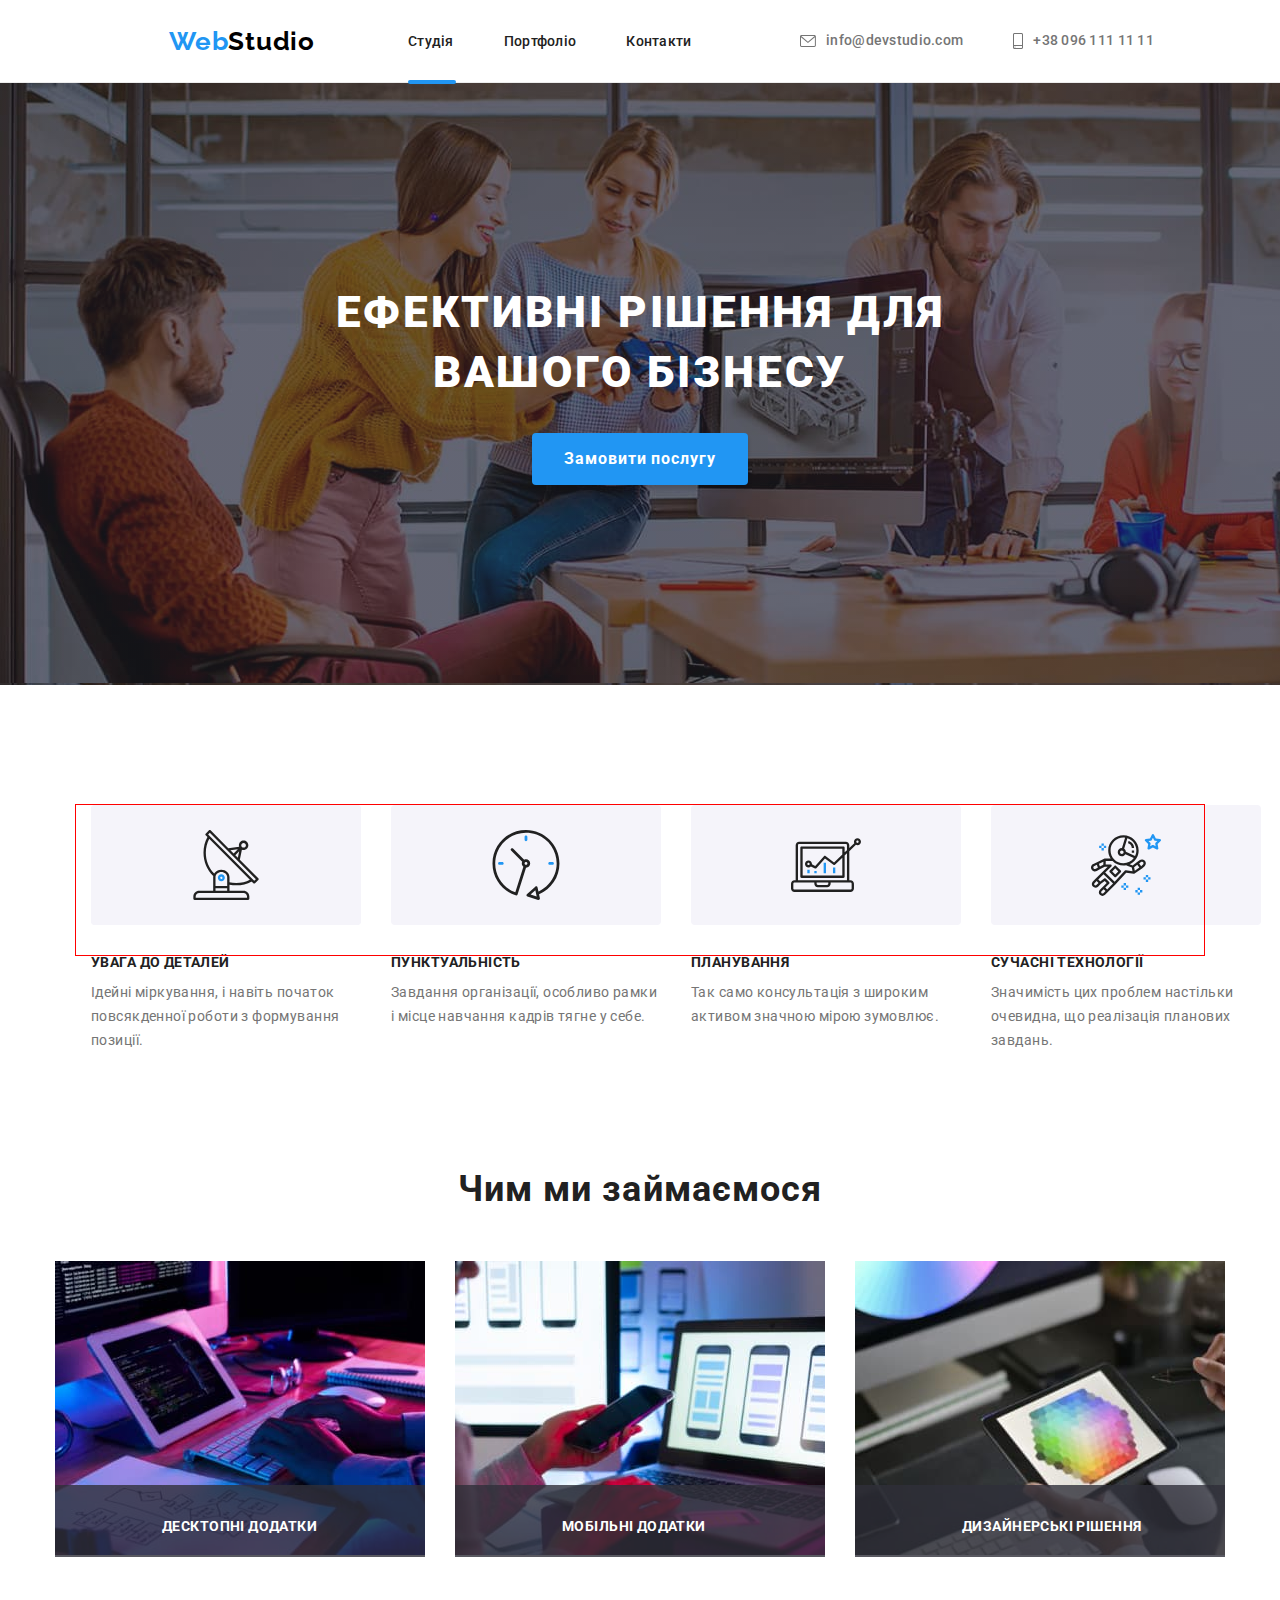
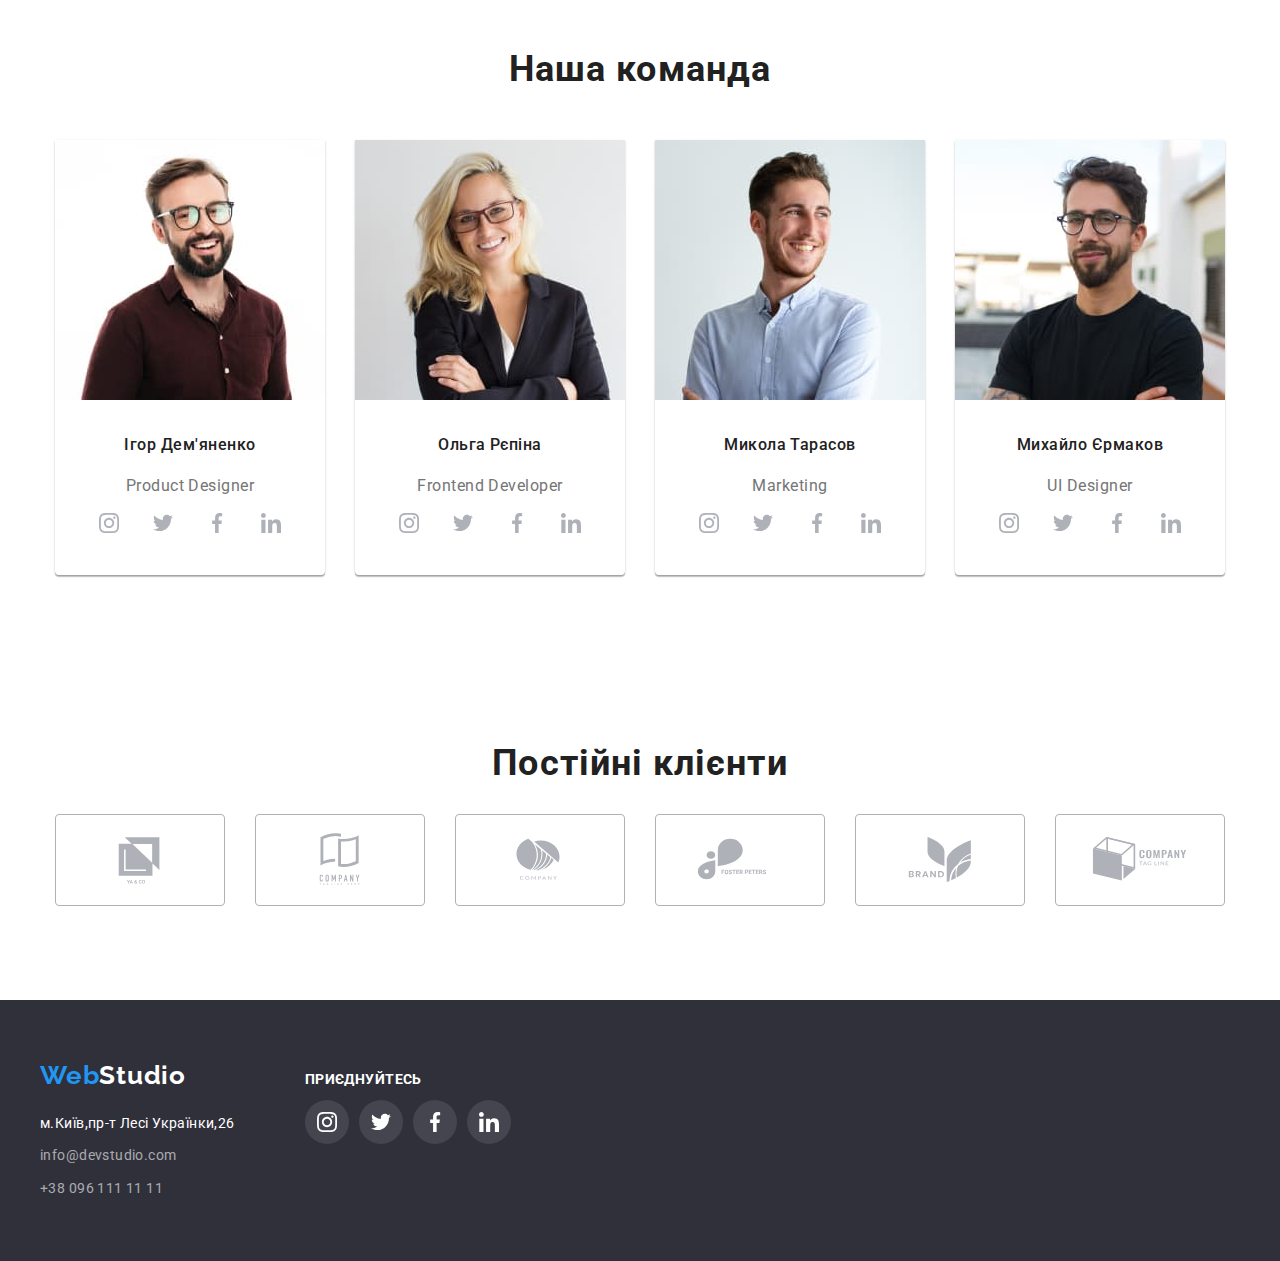
<file: index.html>
<!DOCTYPE html>
<html lang="uk">
  <head>
    <meta charset="UTF-8" />
    <meta http-equiv="X-UA-Compatible" content="IE=edge" />
    <meta name="viewport" content="width=device-width, initial-scale=1.0" />
    <link rel="preconnect" href="https://fonts.googleapis.com" />
    <link rel="preconnect" href="https://fonts.gstatic.com" crossorigin />
    <link href="https://fonts.googleapis.com/css2?family=Raleway:wght@800&family=Roboto:wght@400;500;700;900&display=swap" rel="stylesheet"
      rel="stylesheet"
    />
    <link
      rel="stylesheet"
      href="https://cdnjs.cloudflare.com/ajax/libs/modern-normalize/1.1.0/modern-normalize.min.css"
    />
    <link rel="stylesheet" href="./Styles/styles.css" />
    <title>Студія</title>
  </head>
  <body>
    <!-- Шапка сайта -->
    <header class="header-page">
      <div class="container header-container">
        <nav class="nav-title">
          <a href="logo" class="logo-header">
            <span class="logo-web">Web</span>Studio</a
          >
          <ul class="nav-link">
            <li class="nav-link-list">
              <a href="./index.html" class="link current">Студія</a>
            </li>
            <li class="nav-link-list">
              <a href="./portfolio.html" class="link">Портфоліо</a>
            </li>
            <li class="nav-link-list">
              <a href="Контакти" class="link">Контакти</a>
            </li>
          </ul>
        </nav>
        <ul class="contacts-link">
          <li class="contacts-list">
            <a href="info@devstudio.com" class="link">
              <svg class="icon-envelope" width="16" height="12">
                <use
                  href="./studioimg/symbol-defs.svg#icon-envelope"></use></svg><span> info@devstudio.com</span></a>
          </li>
          <li class="contacts-list">
            <a href="tel:+380961111111" class="link">
              <svg class="icon-smartphone" width="10" height="16">
                <use href="./studioimg/symbol-defs.svg#icon-smartphone"></use>
              </svg>
              <span>+38 096 111 11 11</span></a>
          </li>
        </ul>
      </div>
    </header>
    <main>
      <!-- hero -->
      <section class="hero-section">
        <div class="hero-container">
          <h1 class="hero-title">Ефективні рішення для вашого бізнесу</h1>
          <button data-modal-open class="hero-button pointer" type="button">
            Замовити послугу
          </button>
        </div>
      </section>
      <!--  Переваги -->
      <section class="section-skills">
        <div class="container-skills">
          <ul class="skills">
            <li class="skills-list">
              <div class="icon-skills">
                <svg class="icon-antenna" width="70" height="70">
                  <use href="./studioimg/symbol-defs.svg#icon-antenna"></use>
                </svg>
              </div>
              <h3 class="skills-item">УВАГА ДО ДЕТАЛЕЙ</h3>
              <p class="skills-text">
                Ідейні міркування, і навіть початок повсякденної роботи з
                формування позиції.
              </p>
            </li>
            <li class="skills-list">
              <div class="icon-skills">
                <svg class="icon-clock" width="70" height="70">
                  <use href="./studioimg/symbol-defs.svg#icon-clock"></use>
                </svg>
              </div>
              <h3 class="skills-item">ПУНКТУАЛЬНІСТЬ</h3>
              <p class="skills-text">
                Завдання організації, особливо рамки і місце навчання кадрів
                тягне у себе.
              </p>
            </li>
            <li class="skills-list">
              <div class="icon-skills">
                <svg class="icon-diagram" width="70" height="70">
                  <use href="./studioimg/symbol-defs.svg#icon-diagram"></use>
                </svg>
              </div>
              <h3 class="skills-item">ПЛАНУВАННЯ</h3>
              <p class="skills-text">
                Так само консультація з широким активом значною мірою зумовлює.
              </p>
            </li>
            <li class="skills-list">
              <div class="icon-skills">
                <svg class="icon-astronaut" width="70" height="70">
                  <use href="./studioimg/symbol-defs.svg#icon-astronaut"></use>
                </svg>
              </div>
              <h3 class="skills-item">СУЧАСНІ ТЕХНОЛОГІЇ</h3>
              <p class="skills-text">
                Значимість цих проблем настільки очевидна, що реалізація
                планових завдань.
              </p>
            </li>
          </ul>
        </div>
      </section>
      <!--Чим займаємось  -->
      <section class="section-we-do">
        <div class="container-we-do">
          <h2 class="we-do-title">Чим ми займаємося</h2>
          <ul class="we-do-list">
            <li class="we-do-item">
              <div class="produkt-work">
                <img
                  class="img-block"
                  src="./studioimg/box1.jpg"
                  alt="набираймо текст"
                  width="370"
                />
                <p class="we-do-work">Десктопні додатки</p>
              </div>
            </li>
            <li class="we-do-item">
              <div class="produkt-work">
                <img
                  class="img-block"
                  src="./studioimg/box2.jpg"
                  alt="мобільний додаток"
                  width="370"
                />
                <p class="we-do-work">Мобільні додатки</p>
              </div>
            </li>
            <li class="we-do-item">
              <div class="produkt-work">
                <img
                  class="img-block"
                  src="./studioimg/box3.jpg"
                  alt="оформлення"
                  width="370"
                />
                <p class="we-do-work">Дизайнерські рішення</p>
              </div>
            </li>
          </ul>
        </div>
      </section>
      <!-- Наша команда -->
      <section class="section-team">
        <div class="container-team">
          <h2 class="team-title">Наша команда</h2>
          <ul class="team-list">
            <li class="team-item">
              <img
                class="team-img"
                src="./studioimg/img1.jpg"
                alt="Ігор Дем'яненко"
                width="270"
              />
              <div class="team-member">
                <h3 class="team-people">Ігор Дем'яненко</h3>
                <p class="teams-text">Product Designer</p>
                <ul class="icon-social">
                  <li class="icon-sociall">
                    <a class="icon-link" href="instagram">
                      <svg class="icon-svg" width="20" height="20">
                        <use
                          href="./studioimg/symbol-defs.svg#icon-instagram1"
                        ></use>
                      </svg>
                    </a>
                  </li>
                  <li class="icon-sociall">
                    <a class="icon-link" href="twitter1">
                      <svg class="icon-svg" width="20" height="20">
                        <use
                          href="./studioimg/symbol-defs.svg#icon-twitter1"
                        ></use>
                      </svg>
                    </a>
                  </li>
                  <li class="icon-sociall">
                    <a class="icon-link" href="facebook1">
                      <svg class="icon-svg" width="20" height="20">
                        <use
                          href="./studioimg/symbol-defs.svg#icon-facebook1"
                        ></use>
                      </svg>
                    </a>
                  </li>
                  <li class="icon-sociall">
                    <a class="icon-link" href="linkedin1">
                      <svg class="icon-svg" width="20" height="20">
                        <use
                          href="./studioimg/symbol-defs.svg#icon-linkedin1"
                        ></use>
                      </svg>
                    </a>
                  </li>
                </ul>
              </div>
            </li>
            <li class="team-item">
              <img
                class="team-img"
                src="./studioimg/img2.jpg"
                alt="Ольга Рєпіна"
                width="270"
              />
              <div class="team-member">
                <h3 class="team-people">Ольга Рєпіна</h3>
                <p class="teams-text">Frontend Developer</p>
                <ul class="icon-social">
                  <li class="icon-sociall">
                    <a class="icon-link" href="instagram">
                      <svg class="icon-svg" width="20" height="20">
                        <use
                          href="./studioimg/symbol-defs.svg#icon-instagram1"
                        ></use>
                      </svg>
                    </a>
                  </li>
                  <li class="icon-sociall">
                    <a class="icon-link" href="twitter1">
                      <svg class="icon-svg" width="20" height="20">
                        <use
                          href="./studioimg/symbol-defs.svg#icon-twitter1"
                        ></use>
                      </svg>
                    </a>
                  </li>
                  <li class="icon-sociall">
                    <a class="icon-link" href="facebook1">
                      <svg class="icon-svg" width="20" height="20">
                        <use
                          href="./studioimg/symbol-defs.svg#icon-facebook1"
                        ></use>
                      </svg>
                    </a>
                  </li>
                  <li class="icon-sociall">
                    <a class="icon-link" href="linkedin1">
                      <svg class="icon-svg" width="20" height="20">
                        <use
                          href="./studioimg/symbol-defs.svg#icon-linkedin1"
                        ></use>
                      </svg>
                    </a>
                  </li>
                </ul>
              </div>
            </li>
            <li class="team-item">
              <img
                class="team-img"
                src="./studioimg/img3.jpg"
                alt="Микола Тарасов"
                width="270"
              />
              <div class="team-member">
                <h3 class="team-people">Микола Тарасов</h3>
                <p class="teams-text">Marketing</p>
                <ul class="icon-social">
                  <li class="icon-sociall">
                    <a class="icon-link" href="instagram">
                      <svg class="icon-svg" width="20" height="20">
                        <use
                          href="./studioimg/symbol-defs.svg#icon-instagram1"
                        ></use>
                      </svg>
                    </a>
                  </li>
                  <li class="icon-sociall">
                    <a class="icon-link" href="twitter1">
                      <svg class="icon-svg" width="20" height="20">
                        <use
                          href="./studioimg/symbol-defs.svg#icon-twitter1"
                        ></use>
                      </svg>
                    </a>
                  </li>
                  <li class="icon-sociall">
                    <a class="icon-link" href="facebook1">
                      <svg class="icon-svg" width="20" height="20">
                        <use
                          href="./studioimg/symbol-defs.svg#icon-facebook1"
                        ></use>
                      </svg>
                    </a>
                  </li>
                  <li class="icon-sociall">
                    <a class="icon-link" href="linkedin1">
                      <svg class="icon-svg" width="20" height="20">
                        <use
                          href="./studioimg/symbol-defs.svg#icon-linkedin1"
                        ></use>
                      </svg>
                    </a>
                  </li>
                </ul>
              </div>
            </li>
            <li class="team-item">
              <img
                class="team-img"
                src="./studioimg/img4.jpg"
                alt="Михайло Єрмаков"
                width="270"
              />
              <div class="team-member">
                <h3 class="team-people">Михайло Єрмаков</h3>
                <p class="teams-text">UI Designer</p>
                <ul class="icon-social">
                  <li class="icon-sociall">
                    <a class="icon-link" href="instagram">
                      <svg class="icon-svg" width="20" height="20">
                        <use
                          href="./studioimg/symbol-defs.svg#icon-instagram1"
                        ></use>
                      </svg>
                    </a>
                  </li>
                  <li class="icon-sociall">
                    <a class="icon-link" href="twitter1">
                      <svg class="icon-svg" width="20" height="20">
                        <use
                          href="./studioimg/symbol-defs.svg#icon-twitter1"
                        ></use>
                      </svg>
                    </a>
                  </li>
                  <li class="icon-sociall">
                    <a class="icon-link" href="facebook1">
                      <svg class="icon-svg" width="20" height="20">
                        <use
                          href="./studioimg/symbol-defs.svg#icon-facebook1"
                        ></use>
                      </svg>
                    </a>
                  </li>
                  <li class="icon-sociall">
                    <a class="icon-link" href="linkedin1">
                      <svg class="icon-svg" width="20" height="20">
                        <use
                          href="./studioimg/symbol-defs.svg#icon-linkedin1"
                        ></use>
                      </svg>
                    </a>
                  </li>
                </ul>
              </div>
      </section>
      <!-- Постійні клієнти -->
      <section class="regular-customers">
        <h2 class="customers-title">Постійні клієнти</h2>
        <div class="container-customers">
          <ul class="customers-list">
            <li class="customers-items">
              <a class="logo-link" href="icon-Logo6">
                <svg class="icon-group" width="106" height="60">
                  <use href="./studioimg/symbol-defs.svg#icon-Logo6"></use>
                </svg>
              </a>
            </li>
            <li class="customers-items">
              <a class="logo-link" href="icon-Logo1">
                <svg class="icon-group" width="106" height="60">
                  <use href="./studioimg/symbol-defs.svg#icon-Logo1"></use>
                </svg>
              </a>
            </li>
            <li class="customers-items">
              <a class="logo-link" href="icon-Logo2">
                <svg class="icon-group" width="106" height="60">
                  <use href="./studioimg/symbol-defs.svg#icon-Logo2"></use>
                </svg>
              </a>
            </li>
            <li class="customers-items">
              <a class="logo-link" href="icon-Logo3">
                <svg class="icon-group" width="106" height="60">
                  <use href="./studioimg/symbol-defs.svg#icon-Logo3"></use>
                </svg>
              </a>
            </li>
            <li class="customers-items">
              <a class="logo-link" href="icon-Logo4">
                <svg class="icon-group" width="106" height="60">
                  <use href="./studioimg/symbol-defs.svg#icon-Logo4"></use>
                </svg>
              </a>
            </li>
            <li class="customers-items">
              <a class="logo-link" href="icon-Logo5">
                <svg class="icon-group" width="106" height="60">
                  <use href="./studioimg/symbol-defs.svg#icon-Logo5"></use>
                </svg>
              </a>
            </li>
          </ul>
        </div>
      </section>
    </main>
    <!--footer-->
    <section class="footer">
      <div class="footer-container">
        <div class="container-footer">
          <a class="logo-footer" href="logo"
            ><span class="logo-web">Web</span>Studio</a
          >
          <address class="address">
            <ul class="address-title">
              <li class="address-list">
                <a
                  href="https://goo.gl/maps/Uk9epae2cdkcfRPx9"
                  target="_blank"
                  class="address-item"
                  rel="noopener noreferrer nofollow"
                >
                  м.Київ,пр-т Лесі Українки,26</a
                >
              </li>
              <li class="mail-list">
                <a
                  href="mailto:info@devstudio.com"
                  class="mail-item"
                  rel="noopener noreferrer nofollow"
                >
                  info@devstudio.com</a
                >
              </li>
              <li class="tel-list">
                <a href="tel:+380961111111" class="tel-item"
                  >+38 096 111 11 11</a
                >
              </li>
            </ul>
          </address>
        </div>
        <div class="container-social">
          <p class="content-title">Приєднуйтесь</p>
          <ul class="footer-social">
            <li class="icon-footer">
              <a class="footer-icon-link" href="instagram">
                <svg class="icon-instagram" width="20" height="20">
                  <use href="./studioimg/symbol-defs.svg#icon-instagram"></use>
                </svg>
              </a>
            </li>
            <li class="icon-footer">
              <a class="footer-icon-link" href="twitter">
                <svg class="icon-twitter" width="20" height="20">
                  <use href="./studioimg/symbol-defs.svg#icon-twitter"></use>
                </svg>
              </a>
            </li>
            <li class="icon-footer">
              <a class="footer-icon-link" href="facebook">
                <svg class="icon-facebook" width="20" height="20">
                  <use href="./studioimg/symbol-defs.svg#icon-facebook"></use>
                </svg>
              </a>
            </li>
            <li class="icon-footer">
              <a class="footer-icon-link" href="linkedin">
                <svg class="icon-linkedin" width="20" height="20">
                  <use href="./studioimg/symbol-defs.svg#icon-linkedin"></use>
                </svg>
              </a>
            </li>
          </ul>
        </div>
      </div>
    </section>
    <div class="backdrop is-hidden" data-modal>
      <div class="modal">
        <button data-modal-close class="close-button" type="button">
          <svg class="close-modal-svg" width="18" height="18">
            <use href="./studioimg/symbol-defs.svg#icon-close"></use>
          </svg>
        </button>
      </div>
    </div>
    <script src="./studioimg/js/modal.js"></script>
  </body>
</html>
</file>
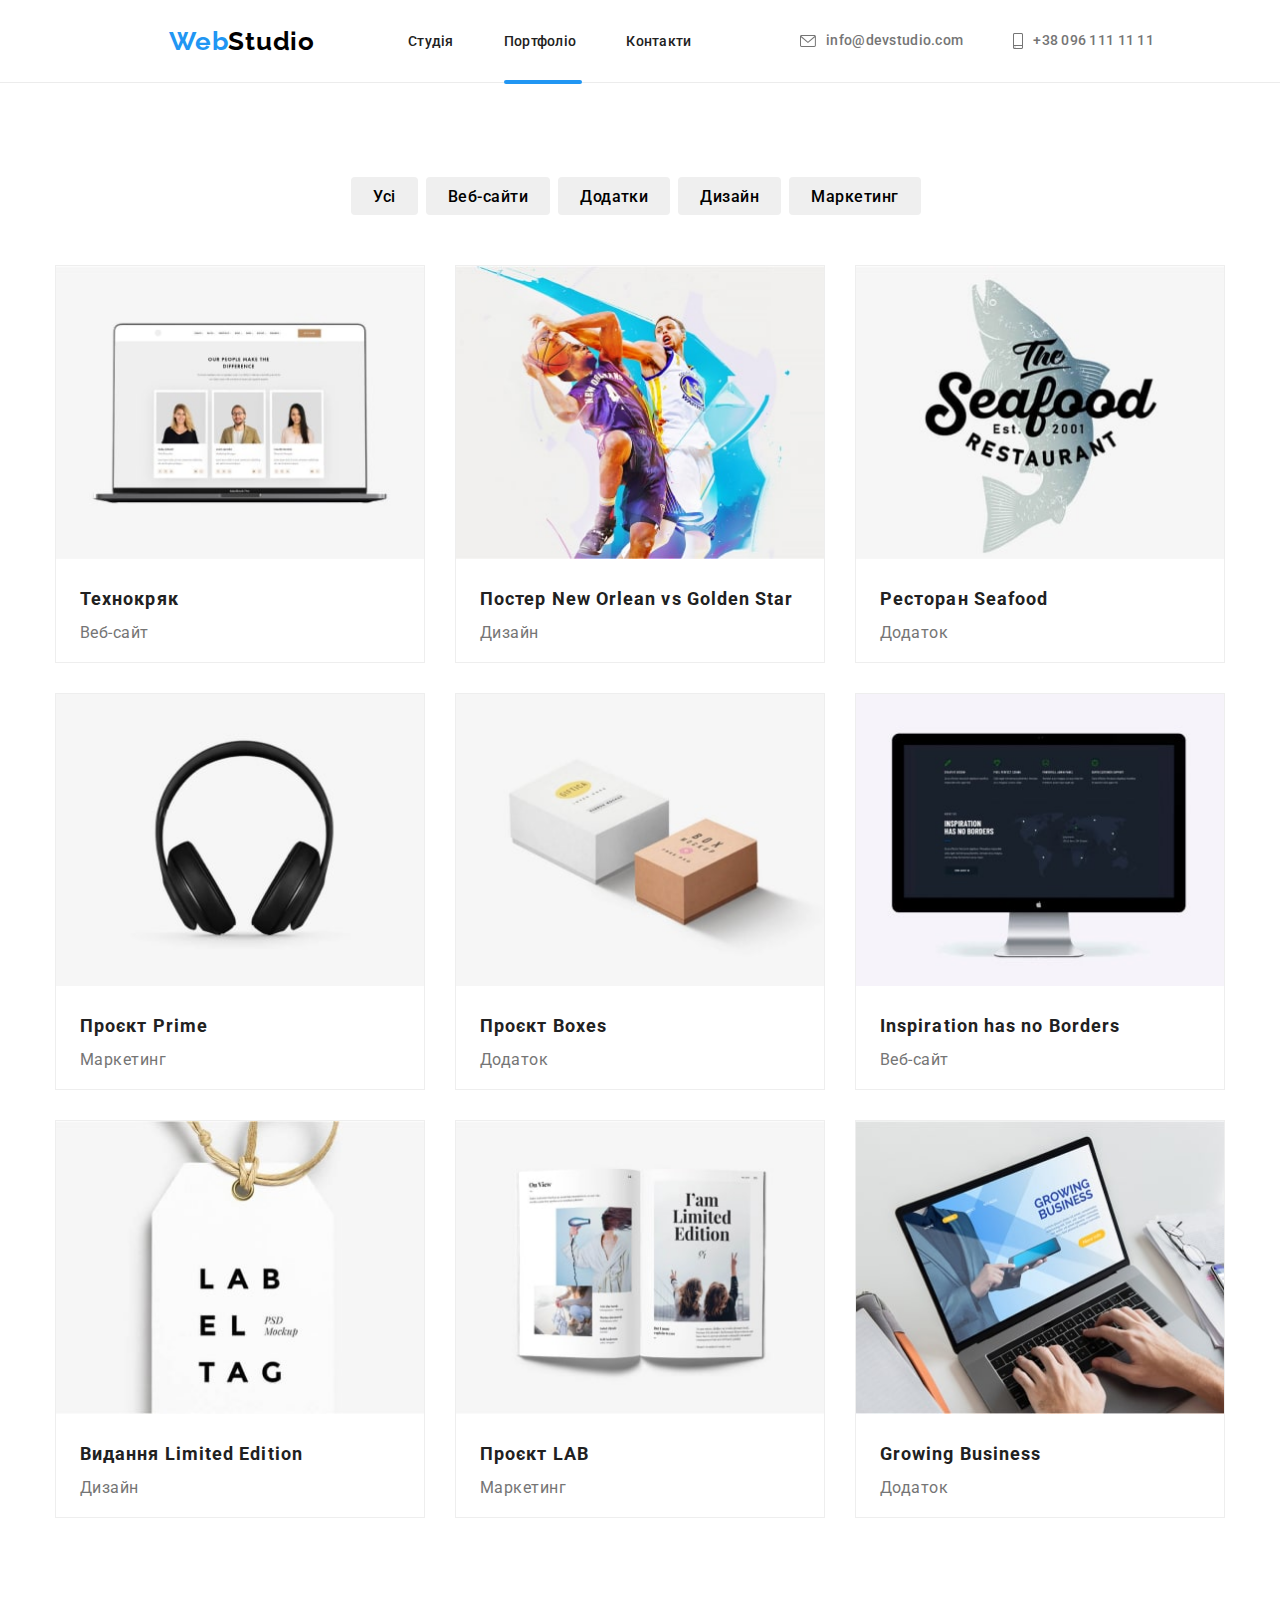
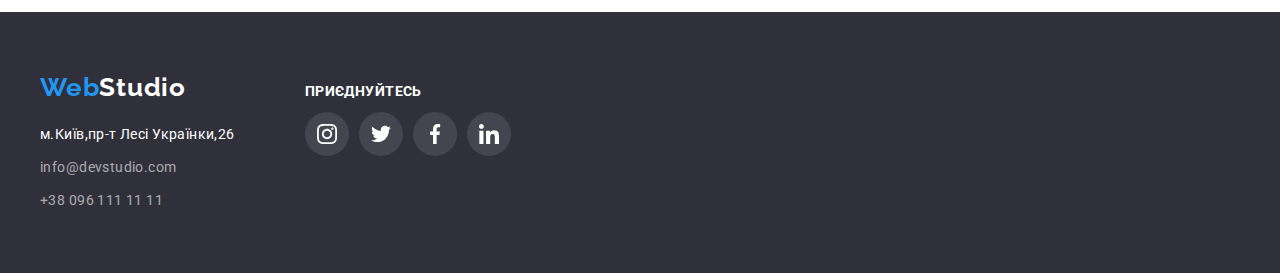
<file: portfolio.html>
<!DOCTYPE html>
<html lang="uk">
  <head>
    <meta charset="UTF-8" />
    <meta http-equiv="X-UA-Compatible" content="IE=edge" />
    <meta name="viewport" content="width=device-width, initial-scale=1.0" />
    <link rel="preconnect" href="https://fonts.googleapis.com" />
    <link rel="preconnect" href="https://fonts.gstatic.com" crossorigin />
    <link href="https://fonts.googleapis.com/css2?family=Raleway:wght@800&family=Roboto:wght@400;500;700;900&display=swap" rel="stylesheet"
      rel="stylesheet"
    />
    <link
      rel="stylesheet"
      href="https://cdnjs.cloudflare.com/ajax/libs/modern-normalize/1.1.0/modern-normalize.min.css"
    />
    <link rel="stylesheet" href="./Styles/styles.css" />
    <title>portfolio</title>
  </head>
  <body>
    <header class="header">
      <div class="container header-container">
        <nav class="nav-title">
          <a href="logo" class="logo-header"
            ><span class="logo-web">Web</span>Studio</a
          >
          <ul class="nav-link">
            <li class="nav-link-list">
              <a href="./index.html" class="link">Студія</a>
            </li>
            <li class="nav-link-list">
              <a href="./portfolio.html" class="link active current">Портфоліо</a>
            </li>
            <li class="nav-link-list"><a href="" class="link">Контакти</a></li>
          </ul>
        </nav>
        <ul class="contacts-link">
          <li class="contacts-list">
            <a href="info@devstudio.com" class="link">
              <svg class="icon-envelope" width="16" height="12">
                <use href="./studioimg/symbol-defs.svg#icon-envelope">
                </use>
              </svg><span>
              info@devstudio.com</span></a>
          </li>
          <li class="contacts-list">
            <a href="tel:+380961111111" class="link">
              <svg class="icon-smartphone" width="10" height="16">
                <use href="./studioimg/symbol-defs.svg#icon-smartphone"></use></svg>
                <span>+38 096 111 11 11</span></a>
          </li>
        </ul>
      </div>
    </header>
    <!-- projects -->
    <main class="section-main">
      <section class="buttons-list">
        <div class="container-portfolio">
          <div class="portfolio-bnt">
          <ul class="btn-items">
            <li><button type="button" class="button pointer btn">Усі</button></li>
            <li>
              <button type="button" class="button pointer btn">Веб-сайти</button>
            </li>
            <li>
              <button type="button" class="button pointer btn">Додатки</button>
            </li>
            <li>
              <button type="button" class="button pointer btn">Дизайн</button>
            </li>
            <li>
              <button type="button" class="button pointer btn">Маркетинг</button>
            </li>
          </ul>
            <ul class="portfolio-title">
          <li class="portfolio-list">
            <a class="portfolio-link" href="#">
              <div class="portfolio-overlay">
            <img 
              src="./imgportfolio/img(1).jpg"
              alt="Розробка Веб-сайта"
              width="370" height="404"/>
            <p class="overlay-text">Ресурс пропонує комплексні пропозиції з різним рівнем функціоналу та сервісів. Все це дозволить відвідувачу отримати вичерпні відомості про компанію чи приватну особу.</p>
          </div>
            <div class="porfolio-text">            
            <h2 class="portfolio-sample">Технокряк</h2>
            <p class="portfolio-info">Веб-сайт</p>
          </div>
        </a>
          </li>
          <li class="portfolio-list">
            <a class="portfolio-link" href="#">
              <div class="portfolio-overlay">
            <img
              src="./imgportfolio/img(2).jpg"
              alt="Два баскетболиста"
              width="370"
            />
            <p class="overlay-text"> Ресурс пропонує комплексні пропозиції з різним рівнем функціоналу та сервісів. Все це дозволить відвідувачу отримати вичерпні відомості про компанію чи приватну особу. </p>
          </div>
            <div class="porfolio-text">       
            <h2 class="portfolio-sample">Постер New Orlean vs Golden Star</h2>
            <p class="portfolio-info">Дизайн</p></div>
          </a>
            </li>
          <li class="portfolio-list">           
            <a class="portfolio-link" href="#">
              <div class="portfolio-overlay">
            <img
              src="./imgportfolio/img(3).jpg"
              alt="Логотип ресторана"
              width="370"
            />           
            <p class="overlay-text"> Ресурс пропонує комплексні пропозиції з різним рівнем функціоналу та сервісів. Все це дозволить відвідувачу отримати вичерпні відомості про компанію чи приватну особу. </p>
          </div>    
            <div class="porfolio-text">
            <h2 class="portfolio-sample">Ресторан Seafood</h2>
            <p class="portfolio-info">Додаток</p>
          </div>
        </a>
          </li>
          <li class="portfolio-list">
           <a class="portfolio-link" href="#">
            <div class="portfolio-overlay">
            <img
              src="./imgportfolio/img(4).jpg"
              alt="Наушники"
              width="370"
            />          
            <p class="overlay-text"> Ресурс пропонує комплексні пропозиції з різним рівнем функціоналу та сервісів. Все це дозволить відвідувачу отримати вичерпні відомості про компанію чи приватну особу. </p>
          </div>        
            <div class="porfolio-text">            
            <h2 class="portfolio-sample">Проєкт Prime</h2>
            <p class="portfolio-info">Маркетинг</p>
          </div>
        </a>
          </li>
          <li class="portfolio-list">            
           <a class="portfolio-link" href="#">
            <div class="portfolio-overlay">
            <img
              src="./imgportfolio/img(5).jpg"
              alt="Две коробки"
              width="370"
            />           
            <p class="overlay-text"> Ресурс пропонує комплексні пропозиції з різним рівнем функціоналу та сервісів. Все це дозволить відвідувачу отримати вичерпні відомості про компанію чи приватну особу. </p>
          </div>
            <div class="porfolio-text">
            <h2 class="portfolio-sample">Проєкт Boxes</h2>
            <p class="portfolio-info">Додаток</p></div>
          </a>
          </li>
          <li class="portfolio-list">            
           <a class="portfolio-link" href="#">
            <div class="portfolio-overlay">
            <img
              src="./imgportfolio/img(6).jpg"
              alt="Дизайн проекта на монитор"
              width="370"
            />           
            <p class="overlay-text"> Ресурс пропонує комплексні пропозиції з різним рівнем функціоналу та сервісів. Все це дозволить відвідувачу отримати вичерпні відомості про компанію чи приватну особу. </p>
            </div>
            <div class="porfolio-text">
            <h2 class="portfolio-sample">Inspiration has no Borders</h2>
            <p class="portfolio-info">Веб-сайт</p>
          </div>
        </a>
          </li>
          <li class="portfolio-list">            
           <a class="portfolio-link" href="#">
            <div class="portfolio-overlay">
            <img
              src="./imgportfolio/img(7).jpg"
              alt="Открытая книга"
              width="370"
            />          
            <p class="overlay-text"> Ресурс пропонує комплексні пропозиції з різним рівнем функціоналу та сервісів. Все це дозволить відвідувачу отримати вичерпні відомості про компанію чи приватну особу. </p>
            </div>
            <div class="porfolio-text">
            <h2 class="portfolio-sample">Видання Limited Edition</h2>
            <p class="portfolio-info">Дизайн</p>
          </div>
        </a>
          </li>
          <li class="portfolio-list">           
            <a class="portfolio-link" href="#">
              <div class="portfolio-overlay">
            <img
              src="./imgportfolio/img(8).jpg"
              alt="Тег метки"
              width="370"
            />         
            <p class="overlay-text"> Ресурс пропонує комплексні пропозиції з різним рівнем функціоналу та сервісів. Все це дозволить відвідувачу отримати вичерпні відомості про компанію чи приватну особу. </p>
            </div>      
            <div class="porfolio-text">            
            <h2 class="portfolio-sample">Проєкт LAB</h2>
            <p class="portfolio-info">Маркетинг</p></div>
          </a>
          </li>
          <li class="portfolio-list">
           
            <a class="portfolio-link" href="#">
              <div class="portfolio-overlay">
            <img
              src="./imgportfolio/img(9).jpg"
              alt="Ноутбук в работе"
              width="370"
            />            
            <p class="overlay-text"> Ресурс пропонує комплексні пропозиції з різним рівнем функціоналу та сервісів. Все це дозволить відвідувачу отримати вичерпні відомості про компанію чи приватну особу. </p>
            </div>          
            <div class="porfolio-text">       
            <h2 class="portfolio-sample">Growing Business</h2>
            <p class="portfolio-info">Додаток</p>
          </div>
        </a>
          </li>
        </ul>
      </div>
      </section>
    </main>
    <!-- footer -->
    <section class="footer">
      <div class="footer-container">
      <div class="container-footer">
        <a class="logo-footer" href="logo"><span class="logo-web">Web</span>Studio</a>
        <address class="address">
          <ul class="address-title">
            <li class="address-list">
              <a href="https://goo.gl/maps/Uk9epae2cdkcfRPx9" target="_blank" class="address-item"
                rel="noopener noreferrer nofollow">
                м.Київ,пр-т Лесі Українки,26</a>
            </li>
            <li class="mail-list">
              <a href="mailto:info@devstudio.com" class="mail-item" rel="noopener noreferrer nofollow">
                info@devstudio.com</a>
            </li>
            <li class="tel-list">
              <a href="tel:+380961111111" class="tel-item">+38 096 111 11 11</a>
            </li>
          </ul>
        </address>
      </div>
      <div class="container-social">
        <p class="content-title">Приєднуйтесь</p>
        <ul class="footer-social">
          <li class="icon-footer">
            <a class="footer-icon-link" href="instagram">
              <svg class="icon-instagram" width="20" height="20">
                <use href="./studioimg/symbol-defs.svg#icon-instagram"></use>
              </svg>
            </a>
          </li>
          <li class="icon-footer">
            <a class="footer-icon-link" href="twitter">
              <svg class="icon-twitter" width="20" height="20">
                <use href="./studioimg/symbol-defs.svg#icon-twitter"></use>
              </svg>
            </a>
          </li>
          <li class="icon-footer">
            <a class="footer-icon-link" href="facebook">
              <svg class="icon-facebook" width="20" height="20">
                <use href="./studioimg/symbol-defs.svg#icon-facebook"></use>
              </svg>
            </a>
          </li>
          <li class="icon-footer">
            <a class="footer-icon-link" href="linkedin">
              <svg class="icon-linkedin" width="20" height="20">
                <use href="./studioimg/symbol-defs.svg#icon-linkedin"></use>
              </svg>
            </a>
          </li>
        </ul>
      </div>
    </div>
    </section>
  </body>
</html>
</file>
<file: Styles/styles.css>
:root {
  --primary-color: #757575;
  --secondary-color: #212121;
  --text-color: #ffffff;
  --logo-color: #000000;
  --accent-color: #2196f3;
  --footer-color: #2f303a;
  --background-body: #f5f5f5;
  --background-team: #f5f4fa;
  --background-icon: #afb1b8;
}

h1,
h2,
h3,
ul,
p {
  margin: 0;
  padding: 0;
}
button {
  font-family: inherit;
  padding: 0;
  margin: 0;
  border: none;
}

img {
  display: block;
  max-width: 100%;
  height: auto;
}

/* body */
body {
  background: var(--background-body);
  color: var(--primary-color);
  font-family: "Roboto", sans-serif;
}

li {
  list-style-type: none;
}

.visually-hidden {
  position: absolute;
  width: 1px;
  height: 1px;
  margin: -1px;
  padding: 0;
  overflow: hidden;
  border: 0;
  clip: rect(0 0 0 0);
}

/* header */
/* .header-container {
  display: block;

} */
.header-page {
  border-bottom: 1px solid #ececec;
}

.container {
  display: flex;
  width: 1158px;
  margin-left: auto;
  margin-right: auto;
  padding-left: 15px;
  padding-right: 15px;

}
.header-page {
  background: var(--text-color);
}

/* Logo header */

.logo-web {
  color: var(--accent-color);
}

.logo-header {
  font-family: "Raleway", sans-serif;
  font-weight: 700;
  font-size: 26px;
  line-height: 1.2;
  letter-spacing: 0.03em;
  color: var(--logo-color);
  text-decoration: none;
  padding-top: 25px;
  padding-bottom: 25px;
  margin-left: 93px;
}

.logo-header:focus {
  color: var(--accent-color);
}

/* site-nav */

.nav-title {
  display: flex;
  align-items: center;
}

.nav-link {
  display: flex;
  align-items: center;
  padding: 32px 0;
  margin-left: 93px;
}

.nav-link-list {
  margin-right: 50px;
}

.nav-link .link,
.nav-link .link.current {
  font-weight: 500;
  font-size: 14px;
  line-height: 1.14;
  letter-spacing: 0.02em;
  color: var(--secondary-color);
  text-decoration: none;
  transition-property: color;
  transition-duration: 250ms;
  transition-timing-function: cubic-bezier(0.4, 0, 0.2, 1);
}

.nav-link .link:hover,
.nav-link .link:focus {
  color: var(--accent-color);
}
a.current::after {
  display: block;
  content: "";
  position: absolute;
  width: 48px;
  height: 4px;
  top: 80px;

  background: var(--accent-color);
  border-radius: 2px;
}

.contacts-link {
  display: flex;
  align-items: center;
  margin-left: auto;
  justify-items: center;
}

.contacts-list {
  margin-right: 50px;
  padding: 32px 0;
}

.icon-envelope {
  fill: currentColor;
  margin-right: 10px;
}

.icon-smartphone {
  fill: currentColor;
  margin-right: 10px;
}

.contacts-link .link {
  font-weight: 500;
  font-size: 14px;
  line-height: 1.14;
  letter-spacing: 0.02em;
  color: var(--primary-color);
  text-decoration: none;
  display: flex;
  align-items: center;
  margin-left: auto;
  transition-property: color;
  transition-duration: 250ms;
  transition-timing-function: cubic-bezier(0.4, 0, 0.2, 1);
}

.contacts-link .link:hover,
.contacts-link .link:focus {
  color: var(--accent-color);
}

/* button studio */

.hero-button.pointer {
  cursor: pointer;
}
.hero-button {
  background: var(--accent-color);
  color: var(--text-color);
  font-weight: 700;
  font-size: 16px;
  line-height: 1.99;
  letter-spacing: 0.06em;
  display: flex;
  box-shadow: 0px 4px 4px rgba(0, 0, 0, 0.15);
  border-radius: 4px;
  margin: 0 auto;
  padding: 10px 32px;
}

.hero-section .button:focus,
.hero-section .button:hover {
  color: #188ce8;
}

/* section hero */
.hero-section {
  max-width: 1600px;
  margin-left: auto;
  margin-right: auto;
  padding-left: 15px;
  padding-right: 15px;
  padding-top: 200px;
  padding-bottom: 200px;
  background: #2f303a;

  background-image: linear-gradient(
      rgba(47, 48, 58, 0.4),
      rgba(47, 48, 58, 0.4)
    ),
    url(../studioimg/heroimg.jpg);
}

.backdrop {
  position: fixed;
  top: 0;
  left: 0;
  width: 100%;
  height: 100%;
  background: rgba(0, 0, 0, 0.2);
  transition: opacity 250ms cubic-bezier(0.4, 0, 0.2, 1), visibility 250ms;
}
.is-hidden {
  opacity: 0;
  pointer-events: none;
  visibility: hidden;
}
.modal {
  position: absolute;
  top: 50%;
  left: 50%;
  transform: translate(-50%, -50%);
  min-width: 528px;
  min-height: 581px;
  box-shadow: 0px 1px 3px rgba(0, 0, 0, 0.12), 0px 1px 1px rgba(0, 0, 0, 0.14),
    0px 2px 1px rgba(0, 0, 0, 0.2);
  border-radius: 4px;
  background: var(--text-color);
}

.modal .close-button {
  position: absolute;
  display: flex;
  justify-content: center;
  align-items: center;
  width: 30px;
  height: 30px;
  top: 8px;
  right: 8px;
  border-radius: 50%;
  background-color: var(--text-color);
  border: 1px solid rgba(0, 0, 0, 0.1);
  transition-property: var(--text-color);
  transition-duration: 250ms;
  transition-timing-function: cubic-bezier(0.4, 0, 0.2, 1);
}
.modal .close-button:hover,
.modal .close-button:focus {
  fill: var(--accent-color);
}

.hero-title {
  font-weight: 900;
  font-size: 44px;
  line-height: 1.36;
  letter-spacing: 0.06em;
  color: var(--text-color);

  margin-bottom: 30px;
  text-transform: uppercase;
  text-align: center;
  width: 696px;
  margin-left: auto;
  margin-right: auto;
}

/* advantages-переваги */

.container-skills {
  width: 1128px;
  
  margin-left: auto;
  margin-right: auto;
  padding-left: 15px;
  padding-right: 15px;
  display: flex;

  outline: 1px solid red;
}
.section-skills {
  padding-bottom: 120px;
  padding-top: 120px;
}
.icon-skills {
  display: flex;
  justify-content: center;
  align-items: center;
  width: 270px;
  height: 120px;
  background-color: var(--background-team);
  margin-bottom: 30px;
  border-radius: 4px;
}

.skills {
  display: flex;
  gap: 30px;

  width: 270px;
  height: 120px;
  background-color: var(--background-team);
  margin-bottom: 30px;
  border-radius: 4px;
}

.skills-list {
  display: block;
}

.skills-item {
  font-weight: 700;
  font-size: 14px;
  line-height: 1.14;
  letter-spacing: 0.03em;
  color: var(--secondary-color);
  text-transform: uppercase;
}

.skills-text {
  font-size: 14px;
  line-height: 1.71;
  letter-spacing: 0.03em;
  color: var(--primary-color);
  margin-top: 10px;
}
/* чим займаемось */

.section-we-do {
  padding-top: 94px;
  padding-bottom: 0px;
}

.container-we-do {
  /* outline: 5px solid green; */
  width: 1200px;
  margin-left: auto;
  margin-right: auto;
  padding-left: 15px;
  padding-right: 15px;
}

.we-do-title {
  font-weight: 700;
  font-size: 36px;
  line-height: 1.16;
  letter-spacing: 0.03em;
  text-align: center;
  color: var(--secondary-color);
  margin-bottom: 50px;
}
.produkt-work {
  position: relative;
}
.produkt-work::before {
  display: inline-block;
  position: absolute;
  content: "";
  width: 370px;
  height: 72px;
  top: 224px;
  background: rgba(47, 48, 58, 0.8);
}
.we-do-list {
  display: flex;
  justify-content: center;
  gap: 30px;
  padding-inline-start: 0px;
}
.img-block {
  display: block;
  width: 370px;
}
.we-do-work {
  position: absolute;
  left: 107px;
  bottom: 27px;
  font-weight: 700;
  font-size: 14px;
  line-height: 1.14px;

  letter-spacing: 0.03em;
  text-transform: uppercase;
  color: var(--text-color);
}
/* Наша Команда */

.section-team {
  padding-top: 94px;
  padding-bottom: 94px;
  background: var(--text-color);
}

.container-team {
  /* outline: 5px solid tomato; */
  width: 1200px;
  margin-left: auto;
  margin-right: auto;
  padding-left: 15px;
  padding-right: 15px;
}
.team-title {
  margin-bottom: 50px;
}

.team-list {
  display: flex;
  justify-content: center;
  gap: 30px;
  padding-inline-start: 0px;
}

.team-item {
  flex-basis: 270px;
  background-color: var(--main-light-color);
  box-shadow: 0px 1px 3px rgba(0, 0, 0, 0.12), 0px 1px 1px rgba(0, 0, 0, 0.14),
    0px 2px 1px rgba(0, 0, 0, 0.2);
  border-radius: 0px 0px 4px 4px;
}

.team-img {
  display: block;
  width: 270px;
}

.team-member {
  padding: 30px 25px;
}

.team-title {
  font-weight: 700;
  font-size: 36px;
  line-height: 1.16;
  text-align: center;
  letter-spacing: 0.03em;
  color: var(--secondary-color);
}

.teams-text {
  color: var(--primary-color);
  font-size: 16px;
  line-height: 1.9;
  letter-spacing: 0.03em;
  text-align: center;
  margin-top: 10px;
}
.team-people {
  color: var(--secondary-color);
  font-weight: 500;
  font-size: 16px;
  line-height: 1.9;
  letter-spacing: 0.03em;

  text-align: center;
}
.icon-social {
  display: flex;
  justify-content: center;
  align-items: center;
  gap: 10px;
}

.icon-link {
  display: flex;
  justify-content: center;
  align-items: center;
  width: 44px;
  height: 44px;
  border-radius: 50%;
  color: var(--background-icon);
  transition-property: var(--background-icon);
  transition-duration: 250ms;
  transition-timing-function: cubic-bezier(0.4, 0, 0.2, 1);
}

.icon-link:hover,
.icon-link:focus {
  background-color: var(--accent-color);
  color: var(--text-color);
}
.icon-svg {
  fill: currentColor;
}

/* Постійні клієнти */

.regular-customers {
  width: 1200px;
  margin: 0 auto;
}
.customers-title {
  font-weight: 700;
  font-size: 36px;
  line-height: 1.16px;
  text-align: center;
  letter-spacing: 0.03em;
  color: var(--secondary-color);
  padding-top: 94px;
  padding-bottom: 50px;
}
.container-customers {
  display: flex;
  justify-content: center;
  align-items: center;
  padding-bottom: 94px;
}

.logo-link {
  display: flex;
  justify-content: center;
  align-items: center;
  fill: currentColor;
  width: 170px;
  height: 92px;
  border: 1px solid;
  border-radius: 4px;
  color: var(--background-icon);
  transition-property: var(--background-icon);
  transition-duration: 250ms;
  transition-timing-function: cubic-bezier(0.4, 0, 0.2, 1);
}

.logo-link:hover,
.logo-link:focus {
  color: var(--accent-color);
}
.customers-items {
  width: 170px;
  height: 92px;
}

.customers-list {
  display: flex;
  justify-content: center;
  align-items: center;
  gap: 30px;
}

/* footer */

.footer-container {
  width: 1200px;
  margin: 0 auto;
  display: flex;
  align-items: baseline;
}

.footer {
  background: var(--footer-color);

  padding-top: 60px;
  padding-bottom: 60px;
  margin-left: auto;
  margin-right: auto;
  padding-left: 15px;
  padding-right: 15px;
}

.logo-web {
  color: var(--accent-color);
}

.logo-footer {
  font-family: "Raleway", sans-serif;
  font-weight: 700;
  font-size: 26px;
  line-height: 1.2;
  letter-spacing: 0.03em;
  color: var(--text-color);
  text-decoration: none;
  display: block;
  margin-bottom: 20px;
}

/* address */

.address-title .address-link {
  color: var(--text-color);
  text-decoration: none;
  font-style: normal;
}
.address-title .mail-item:hover,
.address-title .tel-item:hover {
  color: var(--accent-color);
}
.address-list {
  margin-bottom: 9px;
}
.mail-list {
  margin-bottom: 9px;
}

.address-list .address-item {
  font-size: 14px;
  line-height: 1.71;
  letter-spacing: 0.03em;
  color: var(--text-color);
  text-decoration: none;
  font-style: normal;
  transition-property: var(--text-color);
  transition-duration: 250ms;
  transition-timing-function: cubic-bezier(0.4, 0, 0.2, 1);
}
.address-title .address-item:hover {
  color: var(--accent-color);
}

.address-title .mail-item,
.address-title .tel-item,
.address-link {
  font-size: 14px;
  line-height: 1.71;
  color: rgba(255, 255, 255, 0.6);
  letter-spacing: 0.03em;
  text-decoration: none;
  font-style: normal;
  transition-property: rgba(255, 255, 255, 0.6);
  transition-duration: 250ms;
  transition-timing-function: cubic-bezier(0.4, 0, 0.2, 1);
}

.address-item {
  display: inline-block;
}
/* Приєднуйтесь */

.container-social {
  margin-left: 70px;
}

.content-title {
  font-weight: 700;
  font-size: 14px;
  line-height: 1.14px;
  letter-spacing: 0.03em;
  text-transform: uppercase;
  color: var(--text-color);
  margin-bottom: 20px;
}
.footer-social {
  display: flex;
  justify-content: center;
  align-items: baseline;
  gap: 10px;
}

.footer-icon-link {
  display: flex;
  justify-content: center;
  align-items: center;
  background: rgba(255, 255, 255, 0.1);
  width: 44px;
  height: 44px;
  border-radius: 50%;
  transition-property: rgba(255, 255, 255, 0.6);
  transition-duration: 250ms;
  transition-timing-function: cubic-bezier(0.4, 0, 0.2, 1);
}
.footer-icon-link:focus,
.footer-icon-link:hover {
  background-color: var(--accent-color);
}

/* portfolio */

header {
  background: var(--text-color);
  border-bottom: 1px solid #ececec;
}

a.active.current::after {
  display: block;
  content: "";
  position: absolute;
  width: 78px;
  height: 4px;
  top: 80px;
 
  background: var(--accent-color);
  border-radius: 2px;
}

body {
  background: var(--text-color);
  color: var(--secondary-color);
}
/* portfolio button */

.container-portfolio {
  margin: 0 auto;
  max-width: 1200px;
  padding-right: 15px;
  padding-left: 15px;
}

.btn {
  height: 38px;
  font-weight: 500;
  font-size: 16px;
  line-height: 1.7px;
  letter-spacing: 0.03em;

  padding: 6px 22px;

  margin-right: 8px;
  border-radius: 4px;
  transition-property: var(--text-color);
  transition-duration: 250ms;
  transition-timing-function: cubic-bezier(0.4, 0, 0.2, 1);
}

.button.pointer:nth-child(5) {
  margin-right: 0;
}

.buttons-list {
  padding-top: 94px;
  padding-bottom: 94px;
  align-items: center;
}

.btn-items {
  margin-bottom: 50px;
  justify-content: center;
}

.btn-items {
  font-weight: 500;
  font-size: 16px;
  line-height: 1.62;
  letter-spacing: 0.03em;
  text-align: center;
  color: var(--secondary-color);
  background: var(--text-color);
  display: flex;
}

.btn:hover,
.btn:focus {
  color: var(--text-color);
  background-color: var(--accent-color);
  box-shadow: 0px 3px 1px rgba(0, 0, 0, 0.1), 0px 1px 2px rgba(0, 0, 0, 0.08),
    0px 2px 2px rgba(0, 0, 0, 0.12);
  border-radius: 4px;
}
/* Portfolio Project */

.portfolio-title {
  display: flex;
  flex-wrap: wrap;
}

.portfolio-list {
  flex-basis: 370px;
  margin-right: 30px;
  margin-bottom: 30px;
  border: 1px solid #eeeeee;
}
.portfolio-link {
  display: block;
  text-decoration: none;
}
.portfolio-link:hover,
.portfolio-link:focus {
  color: var(--accent-color);
  box-shadow: 0px 1px 1px rgba(0, 0, 0, 0.12), 0px 4px 4px rgba(0, 0, 0, 0.06),
    1px 4px 6px rgba(0, 0, 0, 0.16);
}
.portfolio-list:nth-child(3n) {
  margin-right: 0;
}
.portfolio-list:nth-last-child(-n + 3) {
  margin-bottom: 0;
}

.portfolio-sample {
  font-weight: 700;
  font-size: 18px;
  line-height: 2.25;
  letter-spacing: 0.06em;
  color: var(--secondary-color);
  /* margin-top: 20px; */
}
.portfolio-overlay {
  position: relative;
  overflow: hidden;
}

.overlay-text {
  position: relative;
  overflow: hidden;
}

.overlay-text {

  position: absolute;
  top: 0;
  left: 0;
  height: 100%;

  background: rgba(33, 150, 243, 0.9);
  padding: 63px 24px;
  font-weight: 400;
  font-size: 18px;
  line-height: 1.56;
  letter-spacing: 0.03em;
  color: var(--text-color);

  opacity: 0;
  transform: translateY(100%);
  transition: transform 250ms cubic-bezier(0.4, 0, 0.2, 1);
}

.portfolio-list:hover .overlay-text {
  opacity: 1;
  transform: translateY(0);
}

.portfolio-info {
  font-size: 16px;
  line-height: 1.19;
  letter-spacing: 0.03em;
  color: var(--primary-color);
  margin-top: 4px;
}
.porfolio-text {
  padding: 20px 24px;
  /* box-shadow: 0px 1px 3px rgba(0, 0, 0, 0.12), 0px 1px 1px rgba(0, 0, 0, 0.14),
    0px 2px 1px rgba(0, 0, 0, 0.2); */
  border-radius: 0px 0px 4px 4px;
}
</file>
